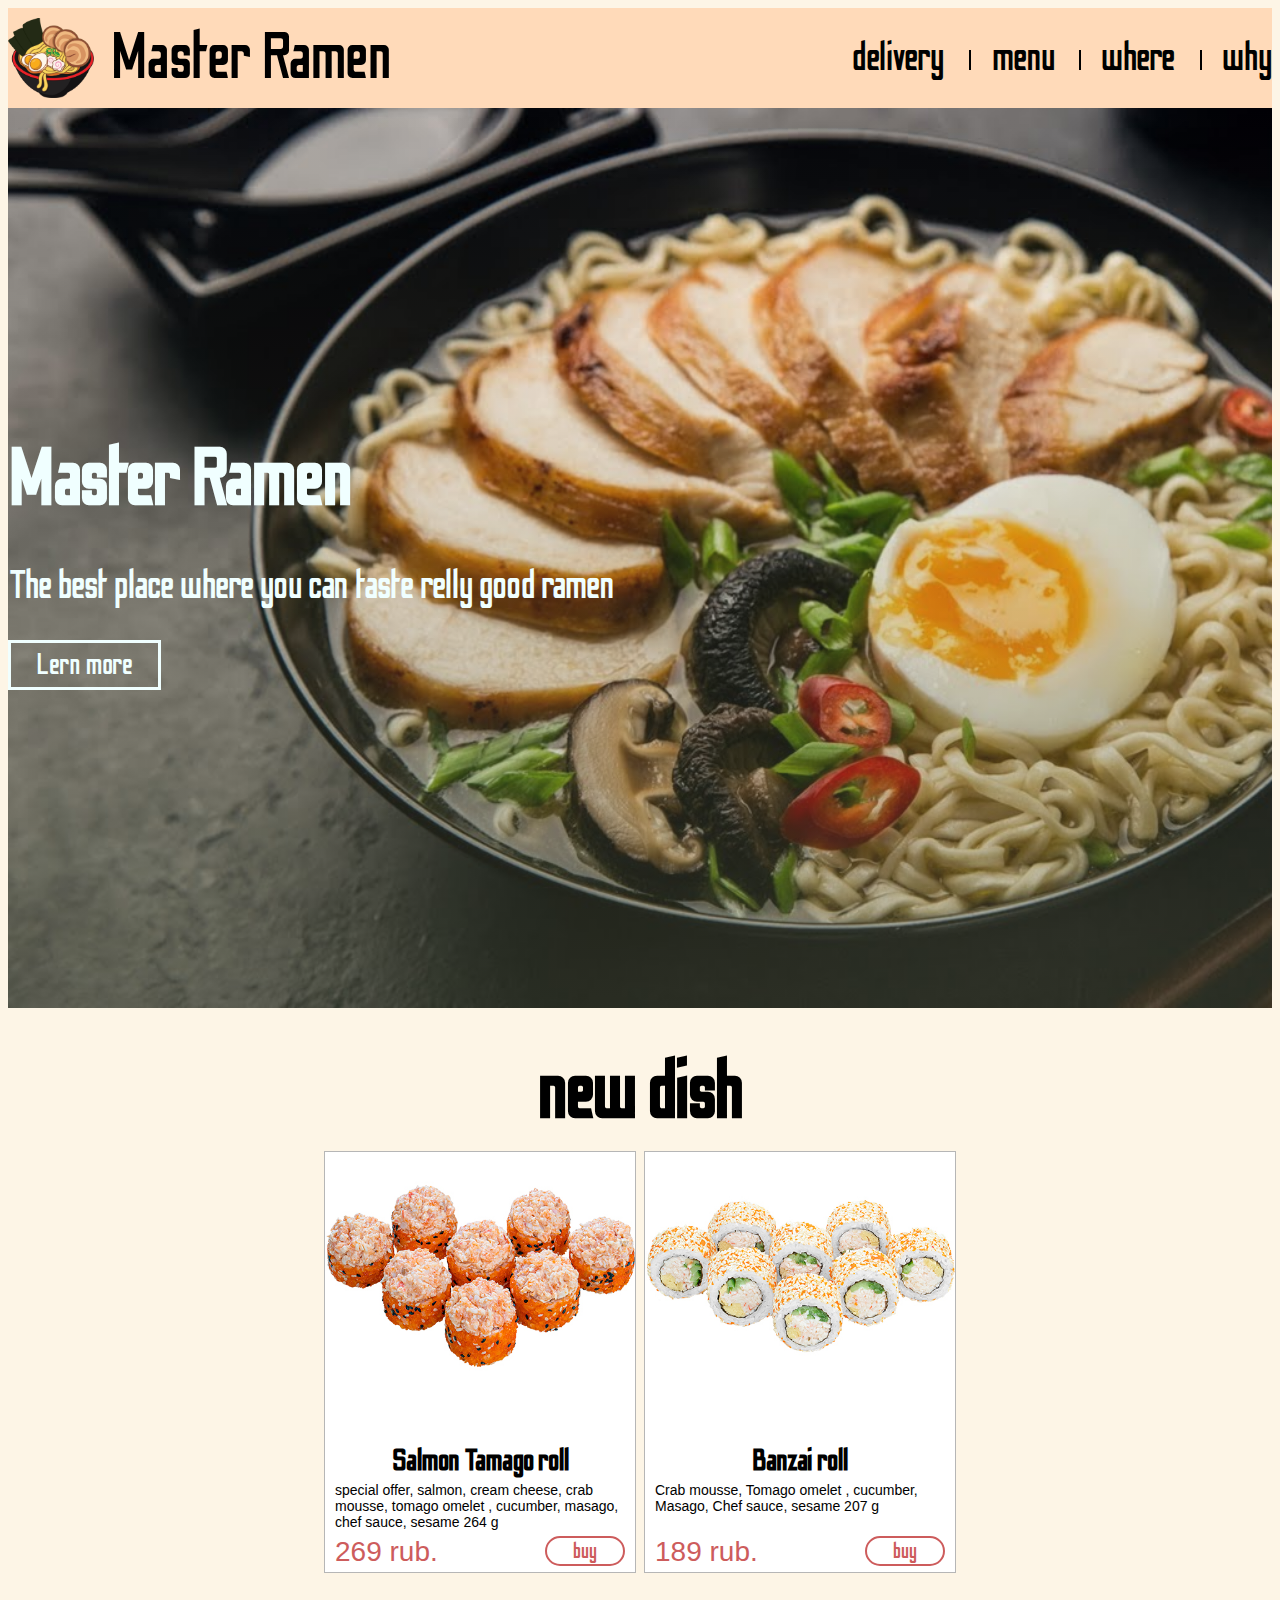
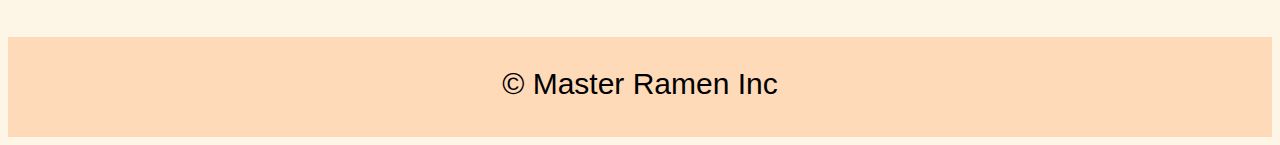
<file: index.html>
<!DOCTYPE html>
<html lang="en">
<head>
    <meta charset="UTF-8">
    <meta name="viewport" content="width=device-width, initial-scale=1.0">
    <meta http-equiv="X-UA-Compatible" content="ie=edge">
    <link href="https://fonts.googleapis.com/css?family=Odibee+Sans&display=swap" rel="stylesheet">
    <link rel="stylesheet" href="css/style.css">
    <link rel="shorcut icon" href="image/logo.png">
    <title>Master Ramen</title>
</head>
<body>
    <header>
        <div class="wrapper">
            <div class="header_inner">
                <a href="index.html" class="logo">
                    <img class="logo" src="image/logo.png" alt="logo">
                    <p>Master Ramen</p>
                </a>

                <ul class="nav">
                    <li><a href="delivery_index.html">delivery</a></li>
                    <li><a href="menu_index.html">menu</a></li>
                    <li><a href="where_index.html">where</a></li>
                    <li><a href="why_index.html">why</a></li>
                </ul>
            </div>
        </div>
    </header>

    <div class="main_content">
        <div class="main_discription">
            <div class="wrapper">
                <div class="main_content_inner">
                    <div class="greet">
                        <h1>Master Ramen</h1>
                        <p>The best place where you can taste relly good ramen</p>
                        <a href="why_index.html">Lern more</a>
                    </div>
                </div>
            </div>
        </div>

        <div class="wrapper">
            <div class="main_new">
                <h1>new dish</h1>

                <div class="main_list">
                    <div class="block">
                        <img class="prw" src="image/rolls/salmon_tamago" alt="">
                        <div class="info">
                            <h1 class="name">Salmon Tamago roll</h1>
                            <p class="discription">special offer, salmon, cream cheese, crab mousse, tomago omelet , cucumber, masago, chef sauce, sesame 264 g</p>

                            <div class="buy">
                                <p class="price">269 rub.</p>
                                <input type="button" value="buy">
                            </div>
                        </div>
                    </div>

                    <div class="block">
                        <img class="prw" src="image/rolls/banzai" alt="">
                        <div class="info">
                            <h1 class="name">Banzai roll</h1>
                            <p class="discription">Crab mousse, Tomago omelet , cucumber, Masago, Chef sauce, sesame 207 g</p>

                            <div class="buy">
                                <p class="price">189 rub.</p>
                                <input type="button" value="buy">
                            </div>
                        </div>
                    </div>
                </div>
            </div>
        </div>
    </div>

    <footer>
        <div class="wrapper">
            <div class="footer_inner">
                <p>© Master Ramen Inc</p>
            </div>
        </div>
    </footer>
</body>
</html>
</file>
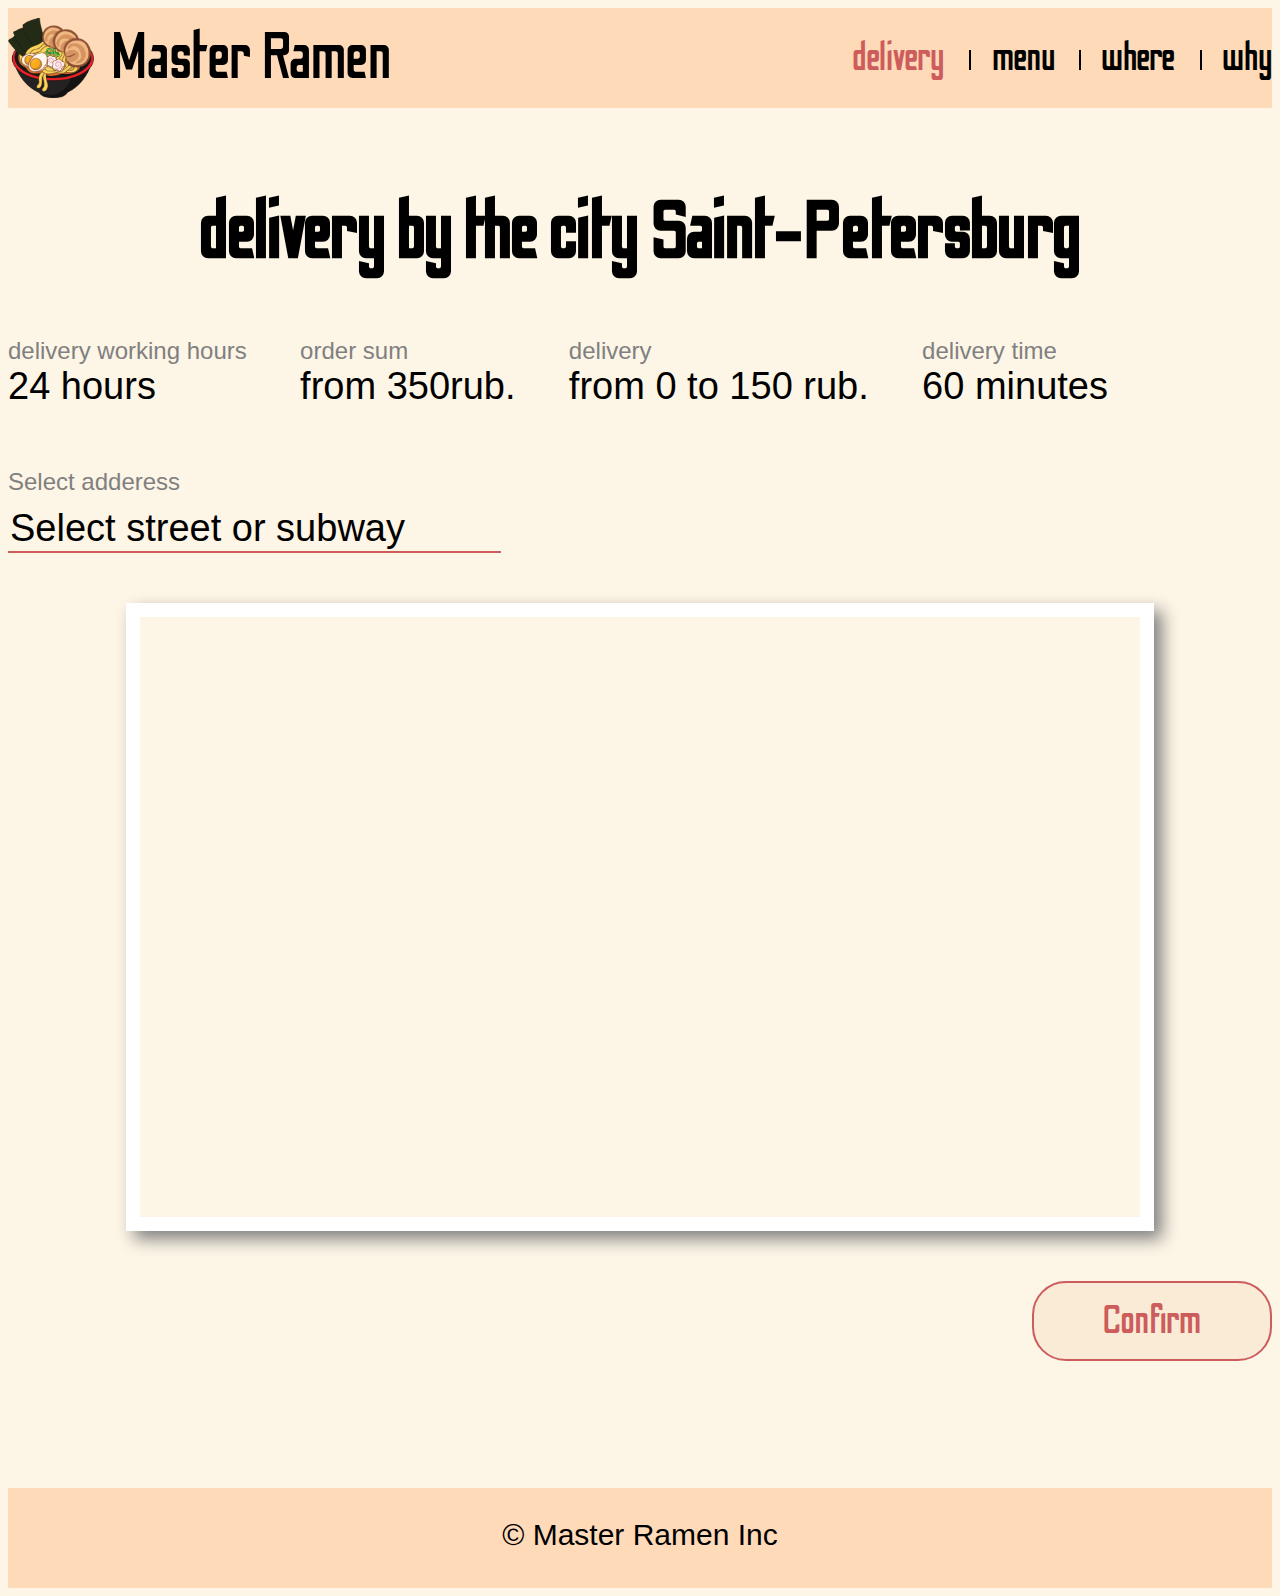
<file: delivery_index.html>
<!DOCTYPE html>
<html lang="en">
<head>
    <meta charset="UTF-8">
    <meta name="viewport" content="width=device-width, initial-scale=1.0">
    <meta http-equiv="X-UA-Compatible" content="ie=edge">
    <link href="https://fonts.googleapis.com/css?family=Odibee+Sans&display=swap" rel="stylesheet">
    <link rel="stylesheet" href="css/style.css">
    <link rel="shorcut icon" href="image/logo.png">
    <title>Master Ramen</title>
</head>
<body>
    <header>
        <div class="wrapper">
            <div class="header_inner">
                <a href="index.html" class="logo">
                    <img class="logo" src="image/logo.png" alt="logo">
                    <p>Master Ramen</p>
                </a>

                <ul class="nav">
                    <li><a href="#" class="cur">delivery</a></li>
                    <li><a href="menu_index.html">menu</a></li>
                    <li><a href="where_index.html">where</a></li>
                    <li><a href="why_index.html">why</a></li>
                </ul>
            </div>
        </div>
    </header>

    <div class="delivery_content">
        <div class="wrapper">
            <h1 class="delivery_header">delivery by the city Saint-Petersburg</h1>

            <div class="delivery_info">
                <div class="info_block n1">
                    <div class="info_head">delivery working hours</div>
                    <div class="info_body">24 hours</div>
                </div>

                <div class="info_block n2">
                    <div class="info_head">order sum</div>
                    <div class="info_body">from 350rub.</div>
                </div>

                <div class="info_block n3">
                    <div class="info_head">delivery</div>
                    <div class="info_body">from 0 to 150 rub.</div>
                </div>

                <div class="info_block n4">
                    <div class="info_head">delivery time</div>
                    <div class="info_body">60 minutes</div>
                </div>
            </div>

            <p class="delivery_hint">Select adderess</p>
            <input class="delivery_input" type="text" value="Select street or subway">

            <div class="delivery_map">
                <iframe src="https://www.google.com/maps/embed?pb=!1m18!1m12!1m3!1d1998.7869512490395!2d30.314008743064512!3d59.93567731757627!2m3!1f0!2f0!3f0!3m2!1i1024!2i768!4f13.1!3m3!1m2!1s0x0%3A0xb74e4ea66cc619b3!2z0K_RgNGD0LzRjdC9!5e0!3m2!1sru!2sru!4v1582216198990!5m2!1sru!2sru" width="1000" height="600" frameborder="0" style="border:0;" allowfullscreen=""></iframe>
            </div>

            <input type="button" value="Confirm">
        </div>
    </div>

    <footer>
        <div class="wrapper">
            <div class="footer_inner">
                <p>© Master Ramen Inc</p>
            </div>
        </div>
    </footer>
</body>
</html>
</file>
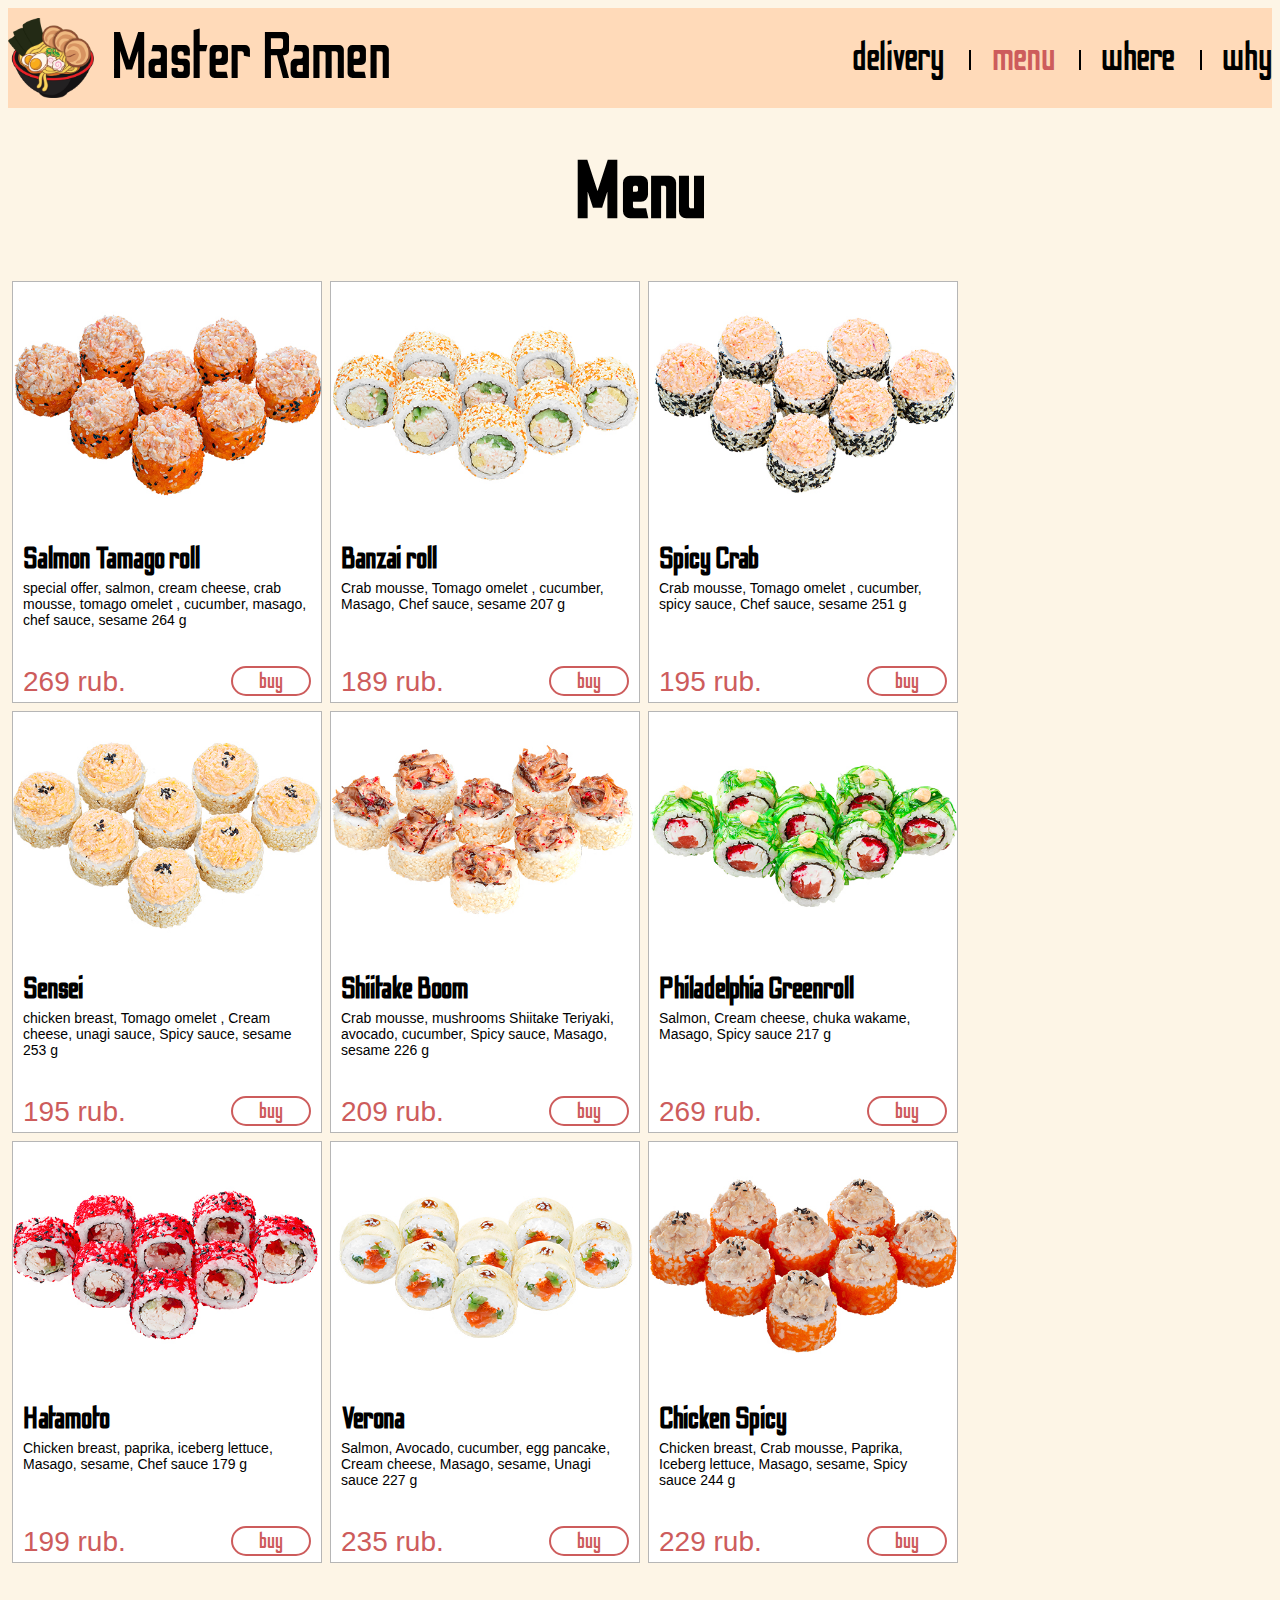
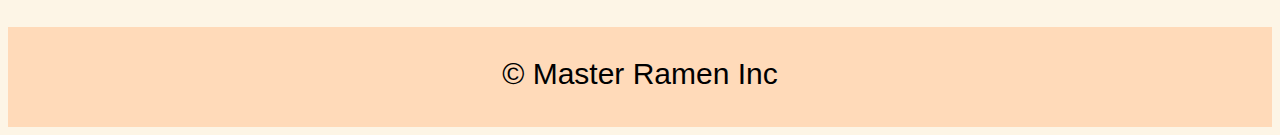
<file: menu_index.html>
<!DOCTYPE html>
<html lang="en">
<head>
    <meta charset="UTF-8">
    <meta name="viewport" content="width=device-width, initial-scale=1.0">
    <meta http-equiv="X-UA-Compatible" content="ie=edge">
    <link href="https://fonts.googleapis.com/css?family=Odibee+Sans&display=swap" rel="stylesheet">
    <link rel="stylesheet" href="css/style.css">
    <link rel="shorcut icon" href="image/logo.png">
    <title>Master Ramen</title>
</head>
<body>
    <header>
        <div class="wrapper">
            <div class="header_inner">
                <a href="index.html" class="logo">
                    <img src="image/logo.png" alt="logo">
                    <p>Master Ramen</p>
                </a>

                <ul class="nav">
                    <li><a href="delivery_index.html">delivery</a></li>
                    <li><a href="#" class="cur">menu</a></li>
                    <li><a href="where_index.html">where</a></li>
                    <li><a href="why_index.html">why</a></li>
                </ul>
            </div>
        </div>
    </header>

    <h1 class="menu_header">Menu</h1>

    <div class="menu_content">
        <div class="wrapper">
            <div class="menu_list">
                <div class="block">
                    <img class="prw" src="image/rolls/salmon_tamago" alt="">
                    <div class="info">
                        <h1 class="name">Salmon Tamago roll</h1>
                        <p class="discription">special offer, salmon, cream cheese, crab mousse, tomago omelet , cucumber, masago, chef sauce, sesame 264 g</p>

                        <div class="buy">
                            <p class="price">269 rub.</p>
                            <input type="button" value="buy">
                        </div>
                    </div>
                </div>

                <div class="block">
                    <img class="prw" src="image/rolls/banzai" alt="">
                    <div class="info">
                        <h1 class="name">Banzai roll</h1>
                        <p class="discription">Crab mousse, Tomago omelet , cucumber, Masago, Chef sauce, sesame 207 g</p>

                        <div class="buy">
                            <p class="price">189 rub.</p>
                            <input type="button" value="buy">
                        </div>
                    </div>
                </div>

                <div class="block">
                    <img class="prw" src="image/rolls/spizy_crab" alt="">
                    <div class="info">
                        <h1 class="name">Spicy Crab</h1>
                        <p class="discription">Crab mousse, Tomago omelet , cucumber, spicy sauce, Chef sauce, sesame 251 g</p>

                        <div class="buy">
                            <p class="price">195 rub.</p>
                            <input type="button" value="buy">
                        </div>
                    </div>
                </div>

                <div class="block">
                    <img class="prw" src="image/rolls/sensei" alt="">
                    <div class="info">
                        <h1 class="name">Sensei</h1>
                        <p class="discription">chicken breast, Tomago omelet , Cream cheese, unagi sauce, Spicy sauce, sesame 253 g</p>

                        <div class="buy">
                            <p class="price">195 rub.</p>
                            <input type="button" value="buy">
                        </div>
                    </div>
                </div>

                <div class="block">
                    <img class="prw" src="image/rolls/shiitake_boom" alt="">
                    <div class="info">
                        <h1 class="name">Shiitake Boom</h1>
                        <p class="discription">Crab mousse, mushrooms Shiitake Teriyaki, avocado, cucumber, Spicy sauce, Masago, sesame 226 g</p>

                        <div class="buy">
                            <p class="price">209 rub.</p>
                            <input type="button" value="buy">
                        </div>
                    </div>
                </div>

                <div class="block">
                    <img class="prw" src="image/rolls/philadelphia_green" alt="">
                    <div class="info">
                        <h1 class="name">Philadelphia Greenroll</h1>
                        <p class="discription">Salmon, Cream cheese, chuka wakame, Masago, Spicy sauce 217 g</p>

                        <div class="buy">
                            <p class="price">269 rub.</p>
                            <input type="button" value="buy">
                        </div>
                    </div>
                </div>

                <div class="block">
                    <img class="prw" src="image/rolls/hatamoto" alt="">
                    <div class="info">
                        <h1 class="name">Hatamoto</h1>
                        <p class="discription">Chicken breast, paprika, iceberg lettuce, Masago, sesame, Chef sauce 179 g</p>

                        <div class="buy">
                            <p class="price">199 rub.</p>
                            <input type="button" value="buy">
                        </div>
                    </div>
                </div>

                <div class="block">
                    <img class="prw" src="image/rolls/verona" alt="">
                    <div class="info">
                        <h1 class="name">Verona</h1>
                        <p class="discription">Salmon, Avocado, cucumber, egg pancake, Cream cheese, Masago, sesame, Unagi sauce 227 g</p>

                        <div class="buy">
                            <p class="price">235 rub.</p>
                            <input type="button" value="buy">
                        </div>
                    </div>
                </div>
  
                <div class="block">
                    <img class="prw" src="image/rolls/chicken_spicy" alt="">
                    <div class="info">
                        <h1 class="name">Chicken Spicy</h1>
                        <p class="discription">Chicken breast, Crab mousse, Paprika, Iceberg lettuce, Masago, sesame, Spicy sauce 244 g</p>

                        <div class="buy">
                            <p class="price">229 rub.</p>
                            <input type="button" value="buy">
                        </div>
                    </div>
                </div>
           </div>
        </div>
    </div>

    <footer>
        <div class="wrapper">
            <div class="footer_inner">
                <p>© Master Ramen Inc</p>
            </div>
        </div>
    </footer>
</body>
</html>
</file>
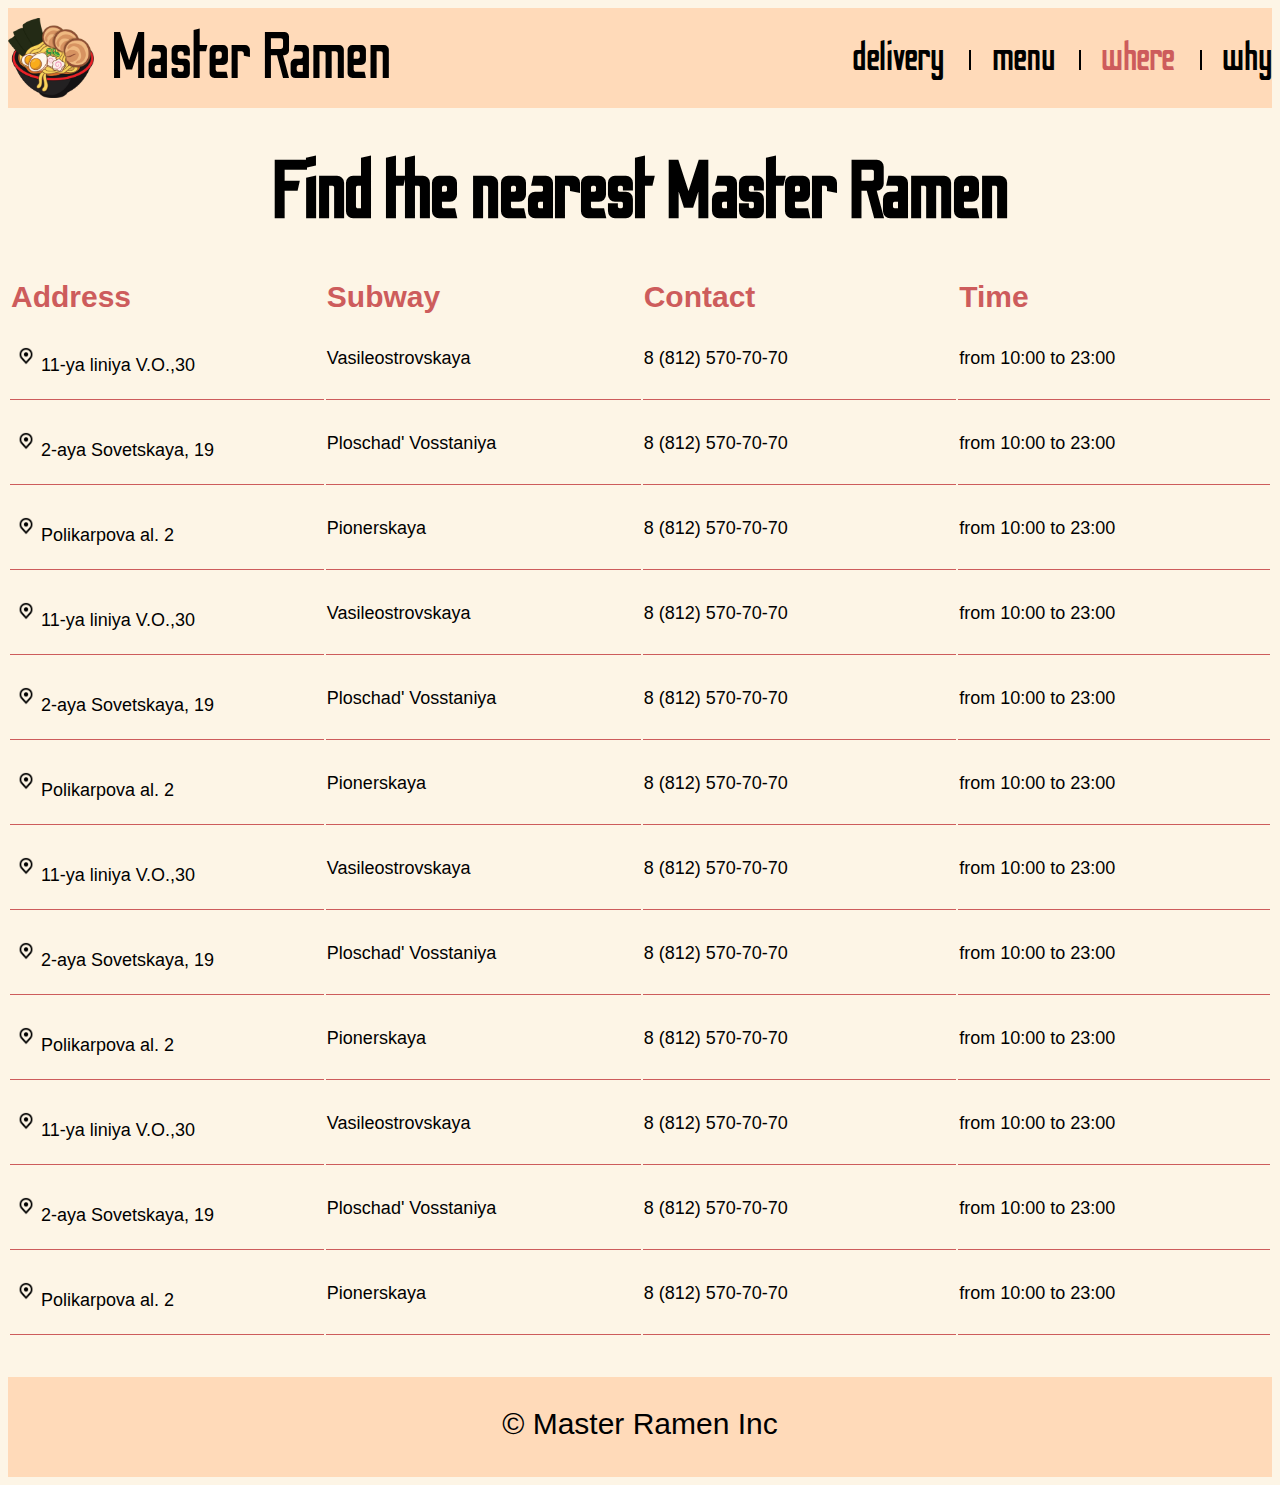
<file: where_index.html>
<!DOCTYPE html>
<html lang="en">
<head>
    <meta charset="UTF-8">
    <meta name="viewport" content="width=device-width, initial-scale=1.0">
    <meta http-equiv="X-UA-Compatible" content="ie=edge">
    <link href="https://fonts.googleapis.com/css?family=Odibee+Sans&display=swap" rel="stylesheet">
    <link rel="stylesheet" href="css/style.css">
    <link rel="shorcut icon" href="image/logo.png">
    <title>Master Ramen</title>
</head>
<body>
    <header>
        <div class="wrapper">
            <div class="header_inner">
                <a href="index.html" class="logo">
                    <img class="logo" src="image/logo.png" alt="logo">
                    <p>Master Ramen</p>
                </a>

                <ul class="nav">
                    <li><a href="delivery_index.html">delivery</a></li>
                    <li><a href="menu_index.html">menu</a></li>
                    <li><a href="#" class="cur">where</a></li>
                    <li><a href="why_index.html">why</a></li>
                </ul>
            </div>
        </div>
    </header>

    <div class="where_content">
        <div class="wrapper">
            <h1>Find the nearest Master Ramen</h1>

            <table>
                <tr>
                    <th>Address</th>
                    <th>Subway</th>
                    <th>Contact</th>
                    <th>Time</th>
                </tr>
                <tr>
                    <td><img src="image/point.png">11-ya liniya V.O.,30</td>
                    <td>Vasileostrovskaya</td>
                    <td>8 (812) 570-70-70</td>
                    <td>from 10:00 to 23:00</td>
                </tr>
                <tr>
                    <td><img src="image/point.png">2-aya Sovetskaya, 19</td>
                    <td>Ploschad' Vosstaniya</td>
                    <td>8 (812) 570-70-70</td>
                    <td>from 10:00 to 23:00</td>
                </tr>
                <tr>
                    <td><img src="image/point.png">Polikarpova al. 2</td>
                    <td>Pionerskaya</td>
                    <td>8 (812) 570-70-70</td>
                    <td>from 10:00 to 23:00</td>
                </tr>
                <tr>
                    <td><img src="image/point.png">11-ya liniya V.O.,30</td>
                    <td>Vasileostrovskaya</td>
                    <td>8 (812) 570-70-70</td>
                    <td>from 10:00 to 23:00</td>
                </tr>
                <tr>
                    <td><img src="image/point.png">2-aya Sovetskaya, 19</td>
                    <td>Ploschad' Vosstaniya</td>
                    <td>8 (812) 570-70-70</td>
                    <td>from 10:00 to 23:00</td>
                </tr>
                <tr>
                    <td><img src="image/point.png">Polikarpova al. 2</td>
                    <td>Pionerskaya</td>
                    <td>8 (812) 570-70-70</td>
                    <td>from 10:00 to 23:00</td>
                </tr>
                <tr>
                    <td><img src="image/point.png">11-ya liniya V.O.,30</td>
                    <td>Vasileostrovskaya</td>
                    <td>8 (812) 570-70-70</td>
                    <td>from 10:00 to 23:00</td>
                </tr>
                <tr>
                    <td><img src="image/point.png">2-aya Sovetskaya, 19</td>
                    <td>Ploschad' Vosstaniya</td>
                    <td>8 (812) 570-70-70</td>
                    <td>from 10:00 to 23:00</td>
                </tr>
                <tr>
                    <td><img src="image/point.png">Polikarpova al. 2</td>
                    <td>Pionerskaya</td>
                    <td>8 (812) 570-70-70</td>
                    <td>from 10:00 to 23:00</td>
                </tr>
                <tr>
                    <td><img src="image/point.png">11-ya liniya V.O.,30</td>
                    <td>Vasileostrovskaya</td>
                    <td>8 (812) 570-70-70</td>
                    <td>from 10:00 to 23:00</td>
                </tr>
                <tr>
                    <td><img src="image/point.png">2-aya Sovetskaya, 19</td>
                    <td>Ploschad' Vosstaniya</td>
                    <td>8 (812) 570-70-70</td>
                    <td>from 10:00 to 23:00</td>
                </tr>
                <tr>
                    <td><img src="image/point.png">Polikarpova al. 2</td>
                    <td>Pionerskaya</td>
                    <td>8 (812) 570-70-70</td>
                    <td>from 10:00 to 23:00</td>
                </tr>
            </table>
        </div>
    </div>

    <footer>
        <div class="wrapper">
            <div class="footer_inner">
                <p>© Master Ramen Inc</p>
            </div>
        </div>
    </footer>
</body>
</html>
</file>
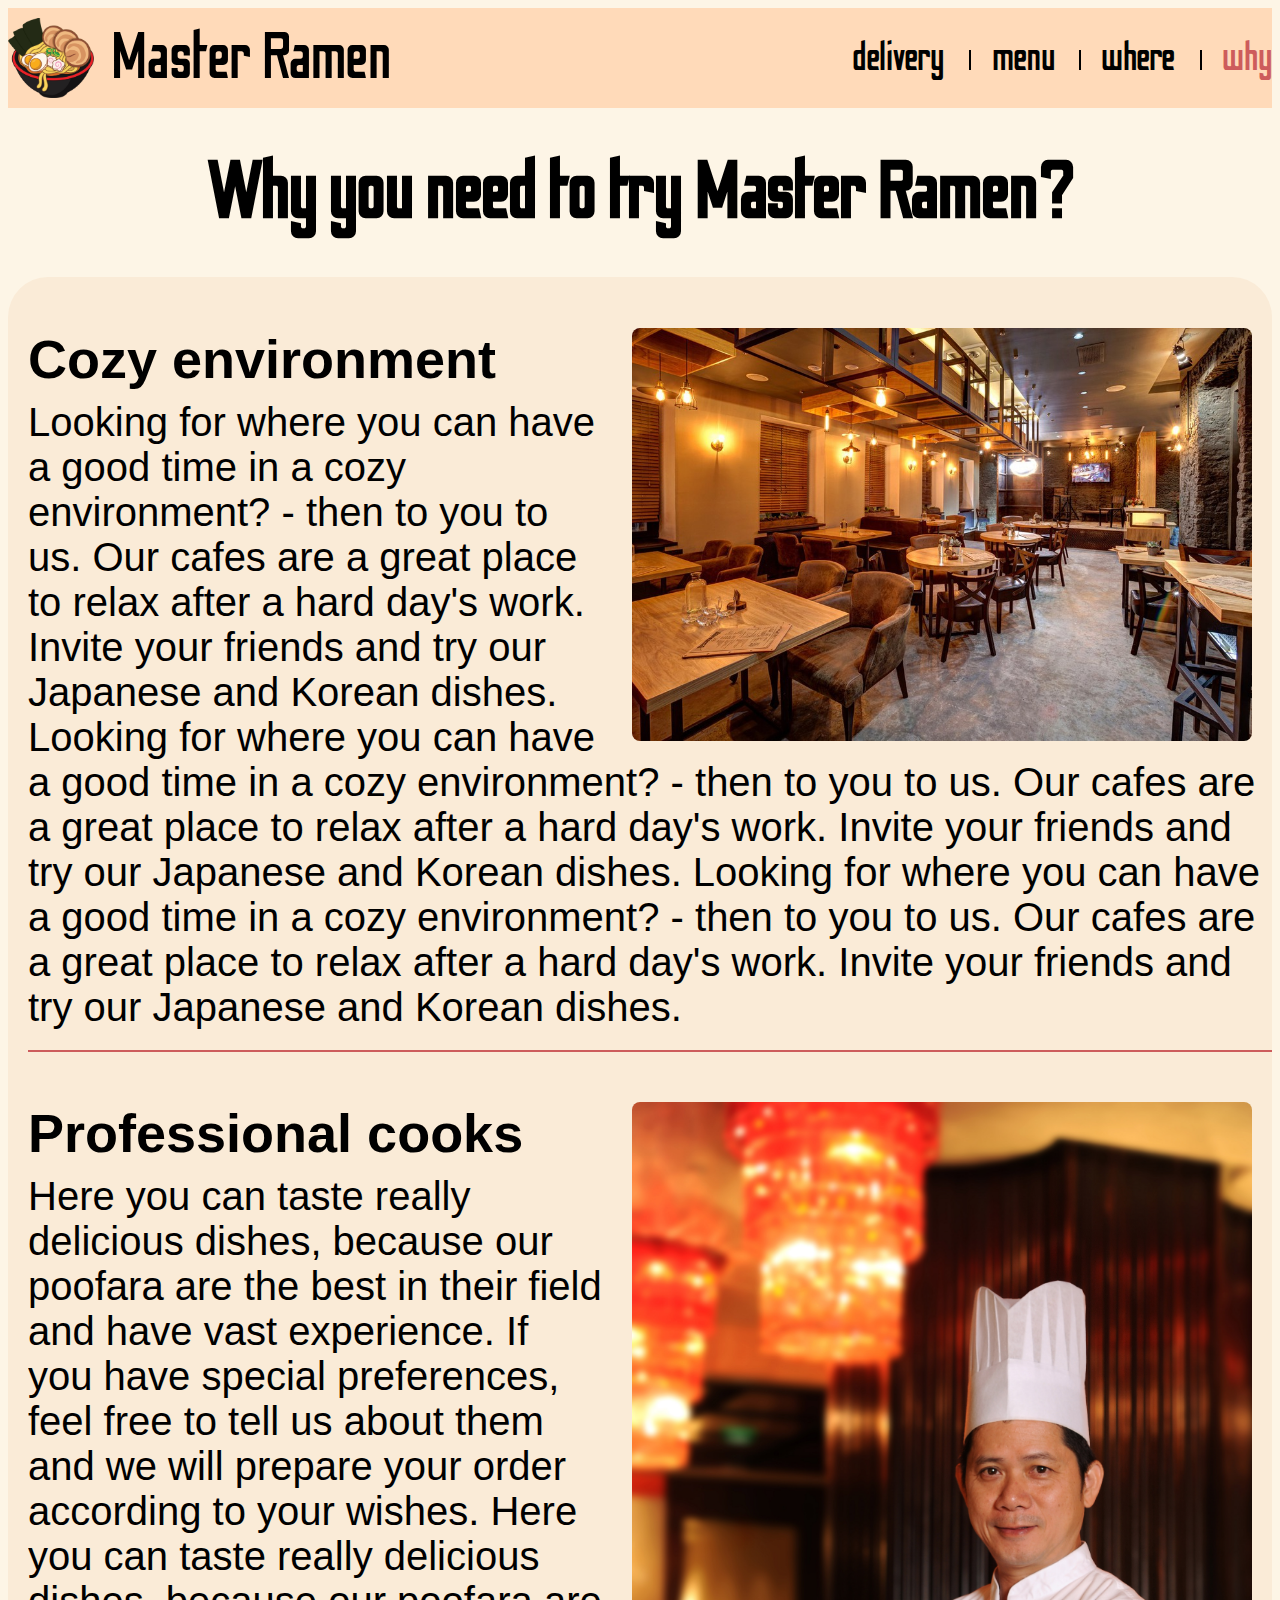
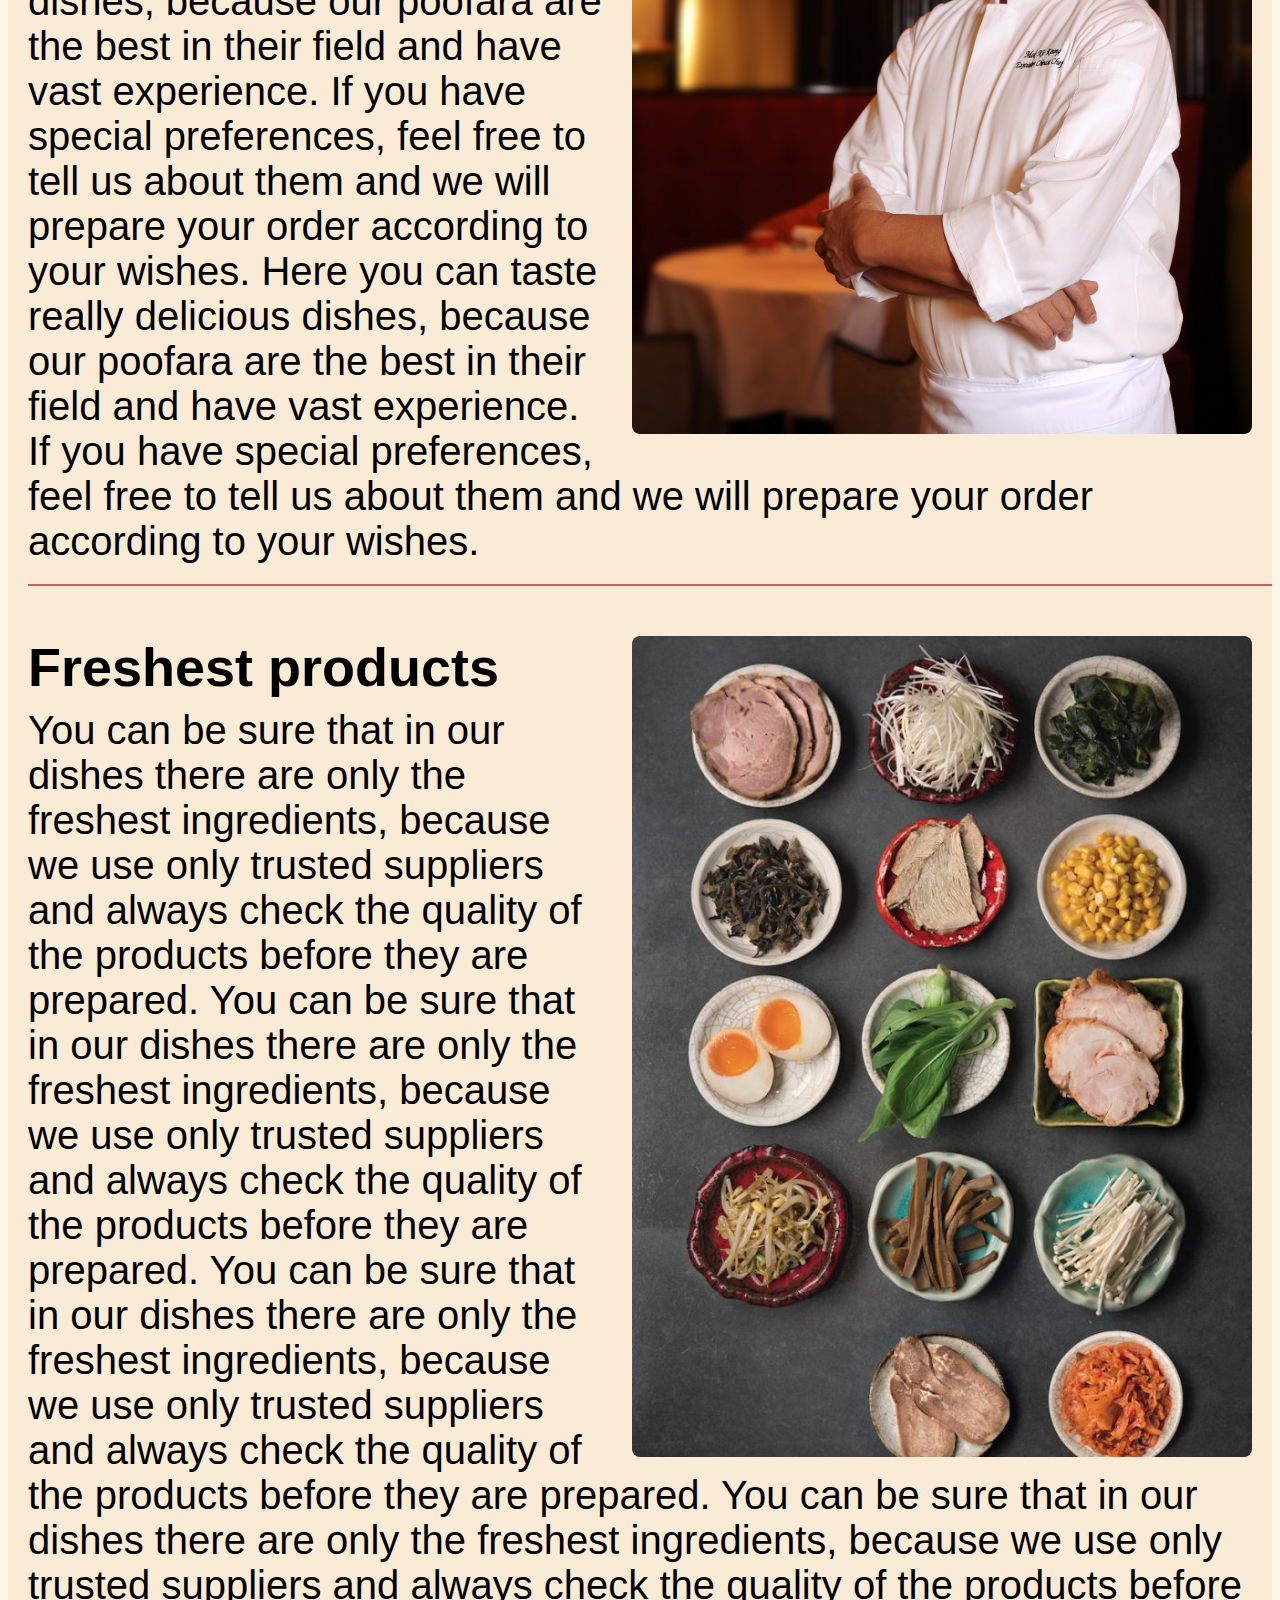
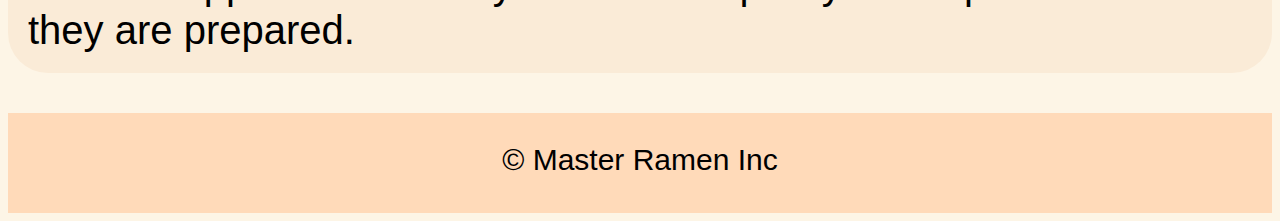
<file: why_index.html>
<!DOCTYPE html>
<html lang="en">
<head>
    <meta charset="UTF-8">
    <meta name="viewport" content="width=device-width, initial-scale=1.0">
    <meta http-equiv="X-UA-Compatible" content="ie=edge">
    <link href="https://fonts.googleapis.com/css?family=Odibee+Sans&display=swap" rel="stylesheet">
    <link rel="stylesheet" href="css/style.css">
    <link rel="shorcut icon" href="image/logo.png">
    <title>Master Ramen</title>
</head>
<body>
    <header>
        <div class="wrapper">
            <div class="header_inner">
                <a href="index.html" class="logo">
                    <img src="image/logo.png" alt="logo">
                    <p>Master Ramen</p>
                </a>

                <ul class="nav">
                    <li><a href="delivery_index.html">delivery</a></li>
                    <li><a href="menu_index.html">menu</a></li>
                    <li><a href="where_index.html">where</a></li>
                    <li><a href="#" class="cur">why</a></li>
                </ul>
            </div>
        </div>
    </header>

    <h1 class="why_header">Why you need to try Master Ramen?</h1>

    <div class="why_content">
        <div class="wrapper">
            <div class="why_border">

            </div>

            <div class="why_block why_n1">
                <img src="image/block_1.jpg" alt="block_1">

                <h2>Cozy environment</h1>
                <p>Looking for where you can have a good time in a cozy environment? - then to you to us. Our cafes are a great place to relax after a hard day's work. Invite your friends and try our Japanese and Korean dishes. Looking for where you can have a good time in a cozy environment? - then to you to us. Our cafes are a great place to relax after a hard day's work. Invite your friends and try our Japanese and Korean dishes. Looking for where you can have a good time in a cozy environment? - then to you to us. Our cafes are a great place to relax after a hard day's work. Invite your friends and try our Japanese and Korean dishes.</p>
            </div>
            <div class="why_block why_n2">
                <img src="image/block_2.jpg" alt="block_2">

                <h2>Professional cooks</h1>
                <p>Here you can taste really delicious dishes, because our poofara are the best in their field and have vast experience. If you have special preferences, feel free to tell us about them and we will prepare your order according to your wishes. Here you can taste really delicious dishes, because our poofara are the best in their field and have vast experience. If you have special preferences, feel free to tell us about them and we will prepare your order according to your wishes. Here you can taste really delicious dishes, because our poofara are the best in their field and have vast experience. If you have special preferences, feel free to tell us about them and we will prepare your order according to your wishes.</p>
            </div>
            <div class="why_block why_n3">
                <img src="image/block_3.jpeg" alt="block_3">

                <h2>Freshest products</h2>
                <p>You can be sure that in our dishes there are only the freshest ingredients, because we use only trusted suppliers and always check the quality of the products before they are prepared. You can be sure that in our dishes there are only the freshest ingredients, because we use only trusted suppliers and always check the quality of the products before they are prepared. You can be sure that in our dishes there are only the freshest ingredients, because we use only trusted suppliers and always check the quality of the products before they are prepared. You can be sure that in our dishes there are only the freshest ingredients, because we use only trusted suppliers and always check the quality of the products before they are prepared.</p>
            </div>
        </div>
    </div>

    <footer>
        <div class="wrapper">
            <div class="footer_inner">
                <p>© Master Ramen Inc</p>
            </div>
        </div>
    </footer>
</body>
</html>
</file>
<file: css/style.css>
body {
    font-family: Arial, Helvetica, sans-serif;
    background-color: oldlace;
}

h1, h2, h3, h4, h5, h6 {
    margin: 0;
    padding: 0;
}

.wrapper {
    max-width: 1280px;
    margin: 0 auto;
}

header {
    height: 100px;
    background-color: peachpuff;
}

.header_inner {
    height: 100px;
    display: flex;
    justify-content: space-between;
    align-items: center;
}

.logo {
    display: flex;
    text-decoration: none;
    color: black;
}

.logo p {
    font-size: 65px;
    font-family: 'Odibee Sans', cursive;
    align-self: center;
    margin: 0px 0px 0px 16px;
    padding: 0;
}

.logo img {
    height: 80px;
}

.nav {
    width: 420px;
    list-style: none;
    font-size: 40px;
    font-family: 'Odibee Sans', cursive;
    display: flex;
    justify-content: space-between;
    margin: 0;
    padding: 0;
}

.nav a {
    color: black;
    text-decoration: none;
}

.nav .cur {
    color: indianred;
}

.nav li::before {
    content: "";
    width: 2px;
    height: 20px;
    background-color: black;
    display: inline-block;
    margin-right: 20px;
}

.nav li:first-child::before {
    display: none;
}

.nav a:hover {
    color: indianred;
}




.main_discription {
    min-height: 100vh;
    background-image: linear-gradient(to bottom, rgb(197, 197, 197, 0), rgba(96, 102, 69, 0.4)), url(../image/background.jpg);
    background-size: cover;
    background-repeat: no-repeat;
}

.main_content_inner {
    height: 100vh;
    display: flex;
    align-items: center;
}

.greet {
    font-family: 'Odibee Sans', cursive;
    color: azure;
}

.greet h1 {
    font-size: 80px;
}

.greet p {
    font-size: 40px;
}

.greet a {
    font-size: 30px;
    color: azure;
    text-decoration: none;
    padding: 5px 25px 5px 25px;
    border: 3px solid azure;
}

.greet a:hover {
    color: gray;
    background-color: azure;
}

.main_new h1 {
    font-size: 80px;
    font-family: 'Odibee Sans', cursive;
    text-align: center;
    margin-top: 40px;
}

.main_list {
    width: 632px;
    display: flex;
    margin: 10px auto 60px auto;
}

.main_list .block {
    width: 310px;
    height: 420px;
    background-color: white;
    border: 1px solid rgb(182, 182, 182);
    margin: 4px;
    position: relative;
}

.main_list .block:first-child {
    margin-left: 0;
}

.main_list .block:last-child {
    margin-right: 0;
}

.main_list .prw {
    width: 310px;
}

.main_list .info {
    margin: 10px;
}

.main_list .name {
    font-size: 30px;
    font-family: 'Odibee Sans', cursive;
}

.main_list .discription {
    font-size: 14px;
    margin: 4px 0 0 0;
}

.main_list .buy {
    width: 290px;
    display: flex;
    justify-content: space-between;
    position: absolute;
    bottom: 4px;
}

.main_list .price {
    font-size: 28px;
    color: indianred;
    margin: 0;
}

.main_list input[type="button"] {
    width: 80px;
    height: 30px;
    font-size: 22px;
    font-family: 'Odibee Sans', cursive;
    color: indianred;
    background-color: white;
    border: 2px solid indianred;
    border-radius: 34px;
}

.main_list input[type="button"]:hover {
    color: white;
    background-color: indianred;
}




.delivery_content {
    height: 1300px;
}

.delivery_header {
    font-family: 'Odibee Sans', cursive;
    font-size: 80px;
    text-align: center;
    margin-top: 80px;
    margin-bottom: 20px;
}

.delivery_info {
    width: 1100px;
    display: flex;
    justify-content: space-between;
    margin-top: 60px;
    margin-bottom: 60px;
}

.delivery_info .info_block {
    overflow-x: visible;
}

.delivery_info .info_head {
    font-size: 24px;
    color: gray;
}

.delivery_info .info_body {
    font-size: 38px;
    color: black;
}

.delivery_hint {
    font-size: 24px;
    color: gray;
    margin-bottom: 10px;
}

input[type="text"] {
    font-size: 38px;
    background-color: oldlace;
    border: none;
    border-bottom: 2px solid indianred;
}

.delivery_map {
    width: 1000px;
    height: 600px;
    box-shadow: 8px 8px 16px gray;
    border: 14px solid white;
    margin: 50px auto 50px auto;
}

.delivery_content input[type="button"] {
    width: 240px;
    height: 80px;
    font-size: 40px;
    font-family: 'Odibee Sans', cursive;
    color: indianred;
    background-color: antiquewhite;
    float: right;
    border: 2px solid indianred;
    border-radius: 34px;
    margin-bottom: 40px;
}

.delivery_content input[type="button"]:hover {
    color: antiquewhite;
    background-color: indianred;
}




.menu_content {
    min-height: 100vh;
}

.menu_header {
    font-size: 80px;
    font-family: 'Odibee Sans', cursive;
    text-align: center;
    margin-top: 40px;
    margin-bottom: 40px;
}

.menu_list {
    display: flex;
    flex-wrap: wrap;
    margin-bottom: 60px;
}

.menu_list .block {
    width: 308px;
    height: 420px;
    background-color: white;
    border: 1px solid rgb(182, 182, 182);
    margin: 4px;
    position: relative;
}

.menu_list .prw {
    width: 308px;
}

.menu_list .info {
    margin: 10px;
}

.menu_list .name {
    font-size: 30px;
    font-family: 'Odibee Sans', cursive;
}

.menu_list .discription {
    font-size: 14px;
    margin: 4px 0 0 0;
}

.menu_list .buy {
    width: 288px;
    display: flex;
    justify-content: space-between;
    position: absolute;
    bottom: 4px;
}

.menu_list .price {
    font-size: 28px;
    color: indianred;
    margin: 0;
}

.menu_list input[type="button"] {
    width: 80px;
    height: 30px;
    font-size: 22px;
    font-family: 'Odibee Sans', cursive;
    color: indianred;
    background-color: white;
    border: 2px solid indianred;
    border-radius: 34px;
}

.menu_list input[type="button"]:hover {
    color: white;
    background-color: indianred;
}




.where_content {
    min-height: 100vh;
}

.where_content table {
    margin-bottom: 40px;
}

.where_content h1 {
    font-size: 80px;
    font-family: 'Odibee Sans', cursive;
    text-align: center;
    margin-top: 40px;
    margin-bottom: 40px;
}

.where_content th {
    font-size: 30px;
    width: 320px;
    color: indianred;
    text-align: left;
}

.where_content td {
    font-size: 18px;
    height: 80px;
    border-bottom: 1px solid indianred;
}

.where_content td img {
    width: 30px;
}




.why_header {
    font-size: 80px;
    font-family: 'Odibee Sans', cursive;
    text-align: center;
    margin-top: 40px;
    margin-bottom: 40px;
}

.why_content {
    min-height: 100vh;
    margin-bottom: 40px;
}

.why_content .wrapper {
    background-color: antiquewhite;
    border-radius: 40px;
}

.why_border {
    height: 1px;
}

.why_block {
    margin-left: 20px;
    margin-top: 50px;
    border-bottom: 2px solid indianred;
    overflow: hidden;
}

.why_block:last-child {
    border: none;
}

.why_content h2 {
    font-size: 54px;
}

.why_content p {
    font-size: 40px;
    margin-top: 10px;
    margin-bottom: 20px;
}

.why_content img {
    width: 620px;
    float: right;
    margin-right: 20px;
    margin-left: 30px;
    border-radius: 8px;
}




footer {
    height: 100px;
    background-color: peachpuff;
    display: flex;
    justify-content: center;
}

footer p {
    font-size: 30px;
}
</file>
